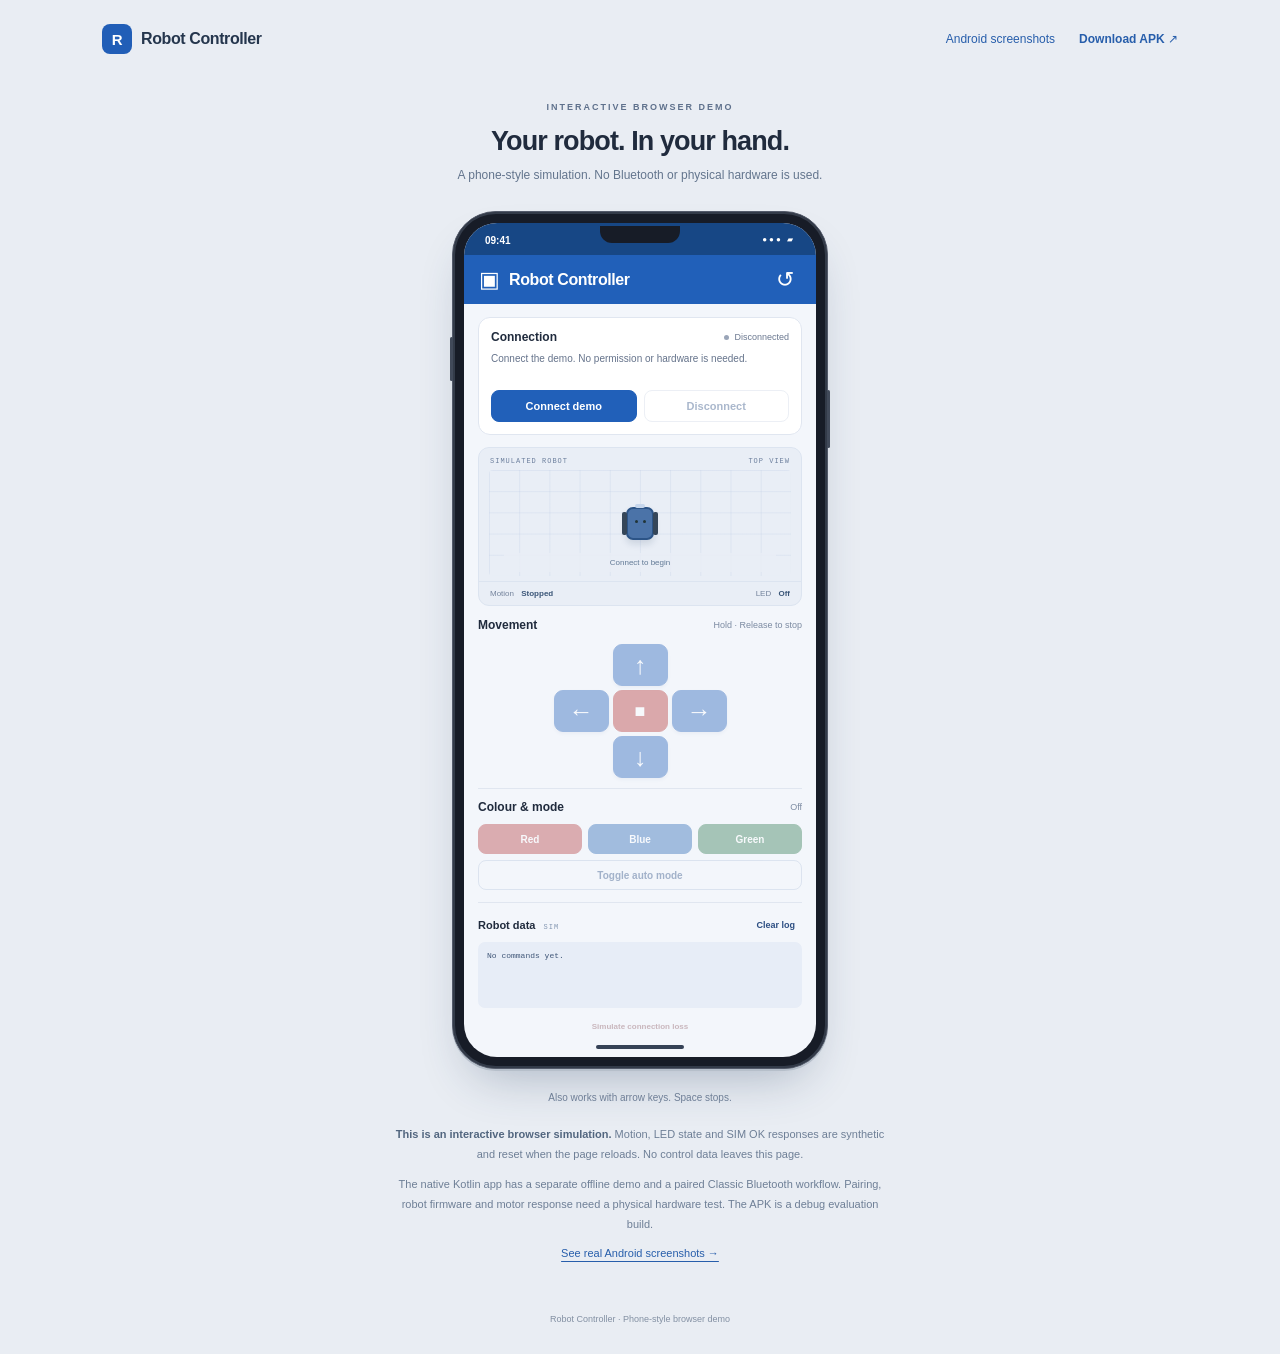
<file: docs/demo/index.html>
<!doctype html>
<html lang="en"><head><meta charset="utf-8"><meta name="viewport" content="width=device-width,initial-scale=1"><title>Robot Controller | Phone Demo</title><meta name="description" content="Try a phone-style robot controller simulation, see real Android screenshots and download the debug APK."><link rel="stylesheet" href="style.css"></head><body>
<header class="site-header"><a class="brand" href="index.html"><span class="brand-icon">R</span>Robot Controller</a><nav aria-label="Resources"><a href="native.html">Android screenshots</a><a href="robot-controller-debug.apk" download>Download APK ↗</a></nav></header>
<main class="phone-stage"><div class="stage-heading"><span class="demo-badge">INTERACTIVE BROWSER DEMO</span><h1>Your robot. In your hand.</h1><p>A phone-style simulation. No Bluetooth or physical hardware is used.</p></div>
<div class="phone"><div class="phone-speaker"></div><div class="phone-screen"><div class="phone-status"><span>09:41</span><span>●●● ▰</span></div><div class="app-toolbar"><span class="app-icon">▣</span><h2>Robot Controller</h2><button id="reset" aria-label="Reset simulation" title="Reset simulation">↺</button></div><div class="phone-content">
<section class="connection"><div class="connection-title"><span>Connection</span><span id="status" role="status" class="status">Disconnected</span></div><p id="help" aria-live="polite">Connect the demo. No permission or hardware is needed.</p><div class="connection-actions"><button id="connect" class="primary" aria-label="Connect demo">Connect demo</button><button id="disconnect" disabled>Disconnect</button></div></section>
<div class="robot-preview"><div class="preview-label"><span>SIMULATED ROBOT</span><span>TOP VIEW</span></div><div id="arena" tabindex="0" aria-label="Simulated robot arena. Use arrow keys to move and turn; Space stops." role="region"><div class="arena-grid"></div><div class="origin">+</div><div id="robot"><span class="eye"></span><span class="eye"></span><span class="front"></span></div><div id="overlay">Connect to begin</div></div><div class="telemetry"><span>Motion <strong id="motion">Stopped</strong></span><span>LED <strong id="colour">Off</strong></span></div></div>
<section class="movement"><div class="section-title"><h3>Movement</h3><span>Hold · Release to stop</span></div><div class="dpad"><button data-command="F" class="direction forward" aria-label="Move forward" disabled>↑</button><button data-command="L" class="direction left" aria-label="Turn left" disabled>←</button><button data-command="S" class="stop" aria-label="Stop robot" disabled>■</button><button data-command="R" class="direction right" aria-label="Turn right" disabled>→</button><button data-command="B" class="direction backward" aria-label="Move backward" disabled>↓</button></div></section>
<section class="colour-section"><div class="section-title"><h3>Colour &amp; mode</h3><span id="auto-state">Off</span></div><div class="colours"><button data-command="RED" disabled>Red</button><button data-command="BLUE" disabled>Blue</button><button data-command="GREEN" disabled>Green</button></div><button id="auto" data-command="AUTO" disabled>Toggle auto mode</button></section>
<section class="log-panel"><div class="section-title"><h3>Robot data <span class="sim-label">SIM</span></h3><button id="clear">Clear log</button></div><pre id="log" aria-label="Simulated command log">No commands yet.</pre></section><button id="loss" class="loss-button" disabled>Simulate connection loss</button><div class="home-indicator"></div></div></div></div>
<p class="keyboard-hint">Also works with arrow keys. Space stops.</p><div class="demo-details"><p><strong>This is an interactive browser simulation.</strong> Motion, LED state and SIM OK responses are synthetic and reset when the page reloads. No control data leaves this page.</p><p>The native Kotlin app has a separate offline demo and a paired Classic Bluetooth workflow. Pairing, robot firmware and motor response need a physical hardware test. The APK is a debug evaluation build.</p><a href="native.html">See real Android screenshots →</a></div></main><footer>Robot Controller · Phone-style browser demo</footer><script src="app.js"></script></body></html>
</file>
<file: docs/demo/style.css>
:root{font-family:'Segoe UI',Arial,sans-serif;color:#202b3d;background:#e9edf3;font-synthesis:none}*{box-sizing:border-box}body{margin:0}button{font:inherit;font-size:12px;font-weight:600;border:1px solid #d0d9e7;border-radius:8px;min-height:36px;padding:8px 12px;background:white;color:#2c4e82;cursor:pointer}button:disabled{opacity:.4;cursor:default}button:hover:enabled{filter:brightness(.95)}button:focus-visible,a:focus-visible,#arena:focus-visible{outline:3px solid #c29134;outline-offset:3px}a{color:#275eab;text-underline-offset:4px}.site-header{max-width:1140px;margin:auto;padding:24px 32px;display:flex;align-items:center;justify-content:space-between;gap:22px}.brand{display:flex;align-items:center;gap:9px;color:#25364d;text-decoration:none;font-size:16px;font-weight:700;letter-spacing:-.4px}.brand-icon{background:#215eb7;color:white;width:30px;height:30px;display:grid;place-items:center;border-radius:8px;font-size:15px}nav{display:flex;gap:24px;font-size:12px}nav a{text-decoration:none}nav a:last-child{font-weight:600}.phone-stage{display:flex;align-items:center;flex-direction:column;padding:18px 20px 35px}.stage-heading{text-align:center;margin-bottom:26px}.demo-badge{display:inline-block;color:#5f718c;font-size:9px;font-weight:700;letter-spacing:2px}.stage-heading h1{font-size:27px;font-weight:650;letter-spacing:-.9px;margin:12px 0 8px}.stage-heading p{font-size:12px;color:#63758d;margin:0;line-height:1.7}.phone{position:relative;width:376px;background:#171c27;border:1px solid #535a6a;border-radius:44px;padding:11px;box-shadow:0 2px 0 #b6bfca,inset 0 0 0 2px #333b49,0 25px 50px -20px #253b5c55}.phone:before{content:'';position:absolute;width:3px;height:44px;background:#414a5a;top:125px;left:-3px;border-radius:3px}.phone:after{content:'';position:absolute;width:3px;height:58px;background:#414a5a;top:178px;right:-3px;border-radius:3px}.phone-screen{border-radius:33px;overflow:hidden;background:#f3f6fb}.phone-speaker{position:absolute;top:14px;left:50%;transform:translateX(-50%);width:80px;height:17px;background:#171c27;border-radius:0 0 12px 12px;z-index:4}.phone-status{display:flex;justify-content:space-between;padding:12px 21px 9px;background:#174785;color:white;font-size:10px;font-weight:600}.phone-status span:last-child{font-size:8px;letter-spacing:2px}.app-toolbar{display:flex;align-items:center;gap:9px;background:#2160b9;color:white;padding:9px 15px;height:49px}.app-toolbar h2{font-size:16px;font-weight:600;letter-spacing:-.4px;margin:0}.app-icon{font-size:22px;line-height:20px}.app-toolbar #reset{margin-left:auto;border:0;background:transparent;color:white;font-size:22px;padding:0;width:32px;min-height:32px;font-weight:400}.phone-content{padding:13px 14px 0}.connection{background:white;padding:12px;border-radius:12px;border:1px solid #e0e6f0}.connection-title{display:flex;align-items:center;justify-content:space-between;font-size:12px;font-weight:650}.status{font-size:9px;font-weight:400;color:#6b7890;display:flex;align-items:center;gap:5px}.status:before{content:'';width:5px;height:5px;background:#9aa5b8;border-radius:50%}.status.connected{color:#277951}.status.connected:before{background:#33865d}.status.error{color:#b64236}.status.error:before{background:#b64236}#help{font-size:10px;line-height:1.55;color:#65738b;margin:7px 0 10px;min-height:29px}.connection-actions{display:flex;gap:7px}.connection-actions button{flex:1;min-height:32px;font-size:11px;padding:6px}.primary{background:#2160b9;color:white;border-color:#2160b9}.robot-preview{margin-top:12px;background:#e9eef6;border:1px solid #dce4f0;border-radius:11px;overflow:hidden}.preview-label{display:flex;justify-content:space-between;padding:9px 11px 0;font:7px Consolas,monospace;letter-spacing:1px;color:#6c7f9d}#arena{position:relative;height:106px;margin:5px 10px;overflow:hidden;border-radius:4px}.arena-grid{position:absolute;inset:0;background-image:linear-gradient(#becde54d 1px,transparent 1px),linear-gradient(90deg,#becde54d 1px,transparent 1px);background-size:10% 20%}.origin{position:absolute;top:50%;left:50%;transform:translate(-50%,-50%);color:#adbbce;font:24px Consolas,monospace}#robot{position:absolute;left:50%;top:50%;width:28px;height:33px;margin:-16px 0 0 -14px;background:#4b73a8;border:2px solid #2c5487;border-radius:7px;display:flex;align-items:center;justify-content:center;gap:5px;box-shadow:0 4px 7px #12305622;z-index:2}#robot:before,#robot:after{content:'';position:absolute;width:5px;height:23px;background:#354659;border-radius:2px;left:-6px}#robot:after{left:auto;right:-6px}.eye{width:3px;height:3px;margin-top:-4px;border-radius:100%;background:var(--led,#b8d5ef)}.front{position:absolute;top:-5px;height:4px;width:10px;border-radius:2px;background:#c6d6ec}#overlay{position:absolute;left:15px;right:15px;bottom:4px;text-align:center;font-size:8px;color:#617995;background:#e9eef6dd;padding:5px;z-index:3}.telemetry{display:flex;justify-content:space-between;padding:7px 11px;border-top:1px solid #dce4f0;font-size:8px;color:#74839c}.telemetry strong{font-size:8px;color:#3a5577;font-weight:600;margin-left:5px}.movement{padding:12px 0 7px}.section-title{display:flex;align-items:center;justify-content:space-between;gap:8px}.section-title h3{font-size:12px;font-weight:650;margin:0}.section-title>span{font-size:9px;color:#7c8ba2}.dpad{display:grid;grid-template-columns:repeat(3,55px);grid-template-rows:repeat(3,42px);gap:4px;justify-content:center;margin:12px auto 3px}.dpad button{padding:0;font-size:25px;font-weight:400;touch-action:none;user-select:none;border-radius:9px;min-height:42px}.direction{background:#2160b9;border-color:#2160b9;color:white;box-shadow:0 2px 3px #2453941a}.forward{grid-column:2}.left{grid-column:1;grid-row:2}.stop{grid-column:2;grid-row:2;background:#b63535;border-color:#b63535;color:white;font-size:18px!important}.right{grid-column:3;grid-row:2}.backward{grid-column:2;grid-row:3}.colour-section{padding:11px 0 12px;border-top:1px solid #e0e6f0}.colours{display:flex;gap:6px;margin-top:10px}.colours button{flex:1;min-height:30px;padding:5px;font-size:10px;color:white}.colours [data-command=RED]{background:#b73f42;border-color:#b73f42}.colours [data-command=BLUE]{background:#2868b5;border-color:#2868b5}.colours [data-command=GREEN]{background:#337c52;border-color:#337c52}#auto{width:100%;margin-top:6px;min-height:30px;padding:5px;font-size:10px;background:transparent;border-color:#b8c8df}#auto[aria-pressed=true]{color:#2160b9;background:#e1ebfb;border-color:#2160b9}.log-panel{border-top:1px solid #e0e6f0;padding-top:10px}.log-panel .section-title h3{font-size:11px}#clear{font-size:9px;min-height:24px;padding:3px 7px;border:0;background:transparent}.sim-label{font:7px Consolas,monospace;letter-spacing:1px;color:#8296b1;margin-left:5px}#log{background:#e7edf7;color:#405778;border-radius:7px;font:8px/1.65 Consolas,monospace;white-space:pre-wrap;overflow-wrap:anywhere;height:66px;overflow:auto;margin:5px 0;padding:7px 9px}.loss-button{display:block;margin:0 auto;color:#8b5860;min-height:27px;border:0;background:transparent;font-size:8px;padding:4px}.home-indicator{height:4px;width:88px;background:#354256;border-radius:5px;margin:5px auto 8px}.keyboard-hint{font-size:10px;color:#73839a;margin:23px 0 0}.demo-details{max-width:500px;margin-top:22px;font-size:11px;line-height:1.8;color:#6e7f96;text-align:center}.demo-details p{margin:0 0 10px}.demo-details strong{color:#52667f;font-weight:600}.demo-details a{font-size:11px}footer{text-align:center;font-size:9px;color:#8390a3;padding:15px 20px 30px}@media(max-width:600px){.site-header{padding:20px;flex-wrap:wrap;gap:14px}.brand{font-size:15px}nav{font-size:10px;gap:20px}.phone-stage{padding:15px 10px 25px}.stage-heading h1{font-size:24px}.stage-heading{padding:0 12px;margin-bottom:22px}.stage-heading p{font-size:11px}.phone{width:min(376px,100%);border-radius:38px;padding:9px}.phone-screen{border-radius:29px}.demo-details{padding:0 15px}.phone-content{padding:12px 12px 0}}@media(prefers-reduced-motion:reduce){button{transition:none}}
/* On a phone the simulation uses the viewport as its screen. */
@media (max-width: 600px) {
  body:has(.phone-stage) {
    background: #f3f6fb;
  }

  .phone-stage {
    padding: 0;
  }

  .phone-stage .stage-heading {
    width: 100%;
    padding: 12px 16px;
    margin: 0;
    text-align: left;
  }

  .stage-heading h1,
  .phone-speaker,
  .phone-status,
  .home-indicator,
  .phone::before,
  .phone::after {
    display: none;
  }

  .phone {
    width: 100%;
    min-height: 100dvh;
    padding: 0;
    border: 0;
    border-radius: 0;
    box-shadow: none;
    background: transparent;
  }

  .phone-screen {
    border-radius: 0;
  }

  .phone-content {
    padding: 16px max(16px, env(safe-area-inset-right)) max(16px, env(safe-area-inset-bottom)) max(16px, env(safe-area-inset-left));
  }

  .phone-content button {
    min-height: 44px;
  }

  .dpad {
    grid-template-rows: repeat(3, 48px);
  }

  #log {
    font-size: 11px;
  }
}
</file>
